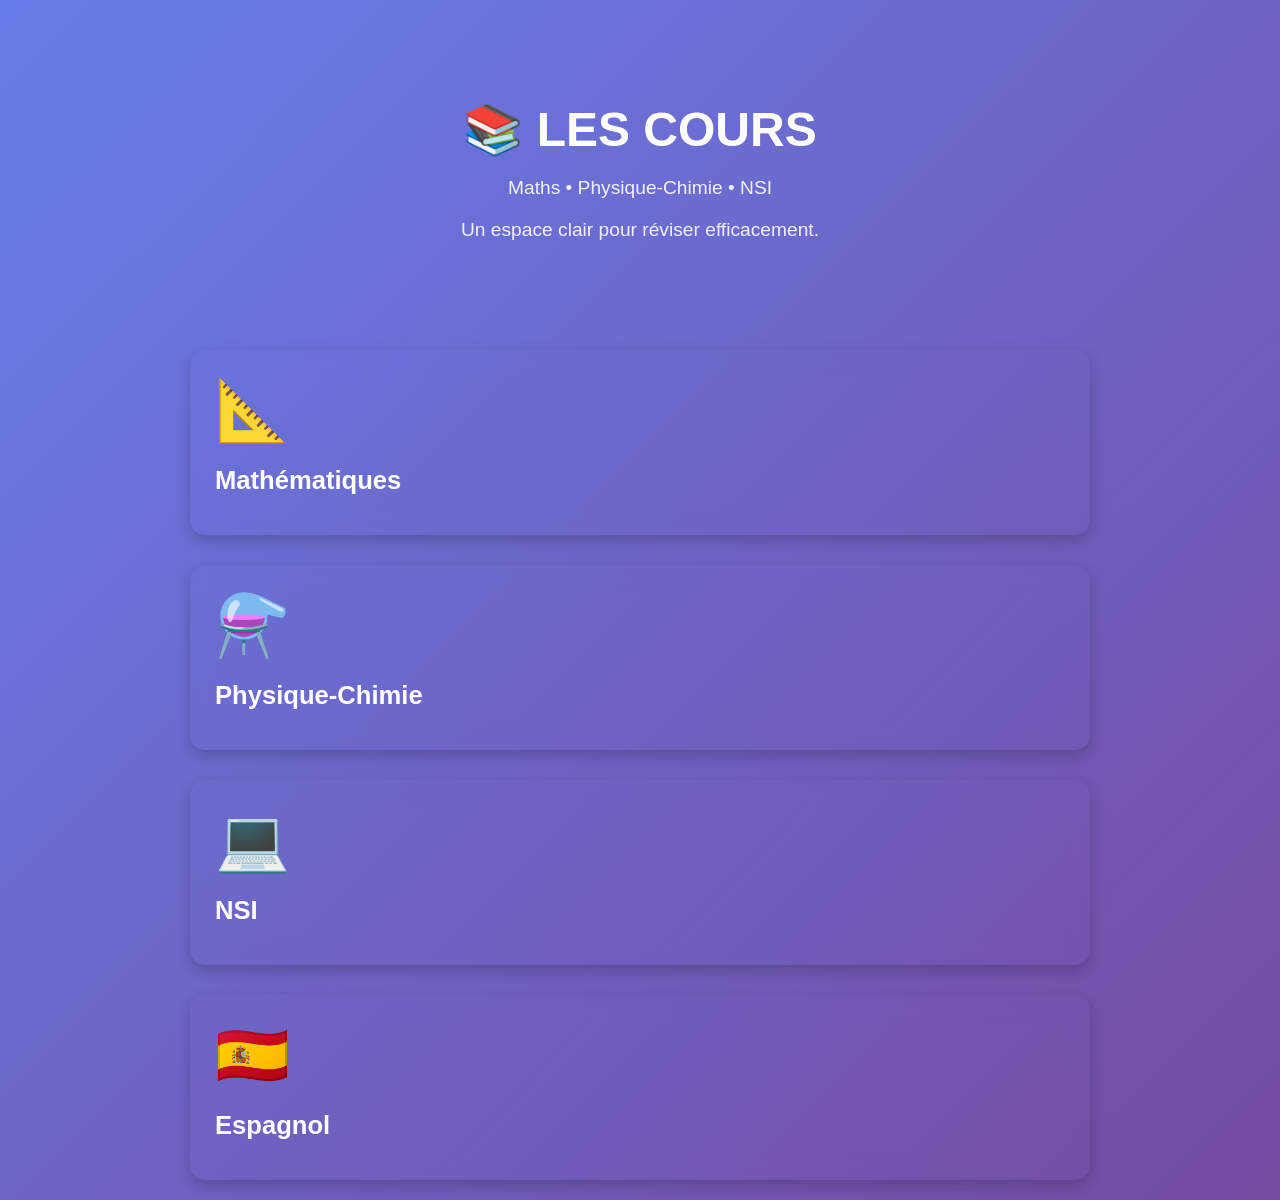
<file: index.html>
<!DOCTYPE html>
<html lang="fr">
<head>
    <meta charset="UTF-8">
    <title>Cours SPE</title>
    <link rel="stylesheet" href="style.css">
</head>
<body>

<header class="hero">
    <h1>📚 LES COURS</h1>
    <p>Maths • Physique-Chimie • NSI</p>
    <p>Un espace clair pour réviser efficacement.</p>

</header>


<main class="matieres">
    <a href="maths.html" class="carte">
        <div class="icone">📐</div>
        <h2>Mathématiques</h2>
    </a>

    <a href="physique.html" class="carte">
        <div class="icone">⚗️</div>
        <h2>Physique-Chimie</h2>
    </a>

    <a href="nsi.html" class="carte">
        <div class="icone">💻</div>
        <h2>NSI</h2>
    </a>

    <a href="espagnol.html" class="carte">
        <div class="icone">🇪🇸</div>
        <h2>Espagnol</h2>
    </a>
</main>

</body>
</html>
</file>
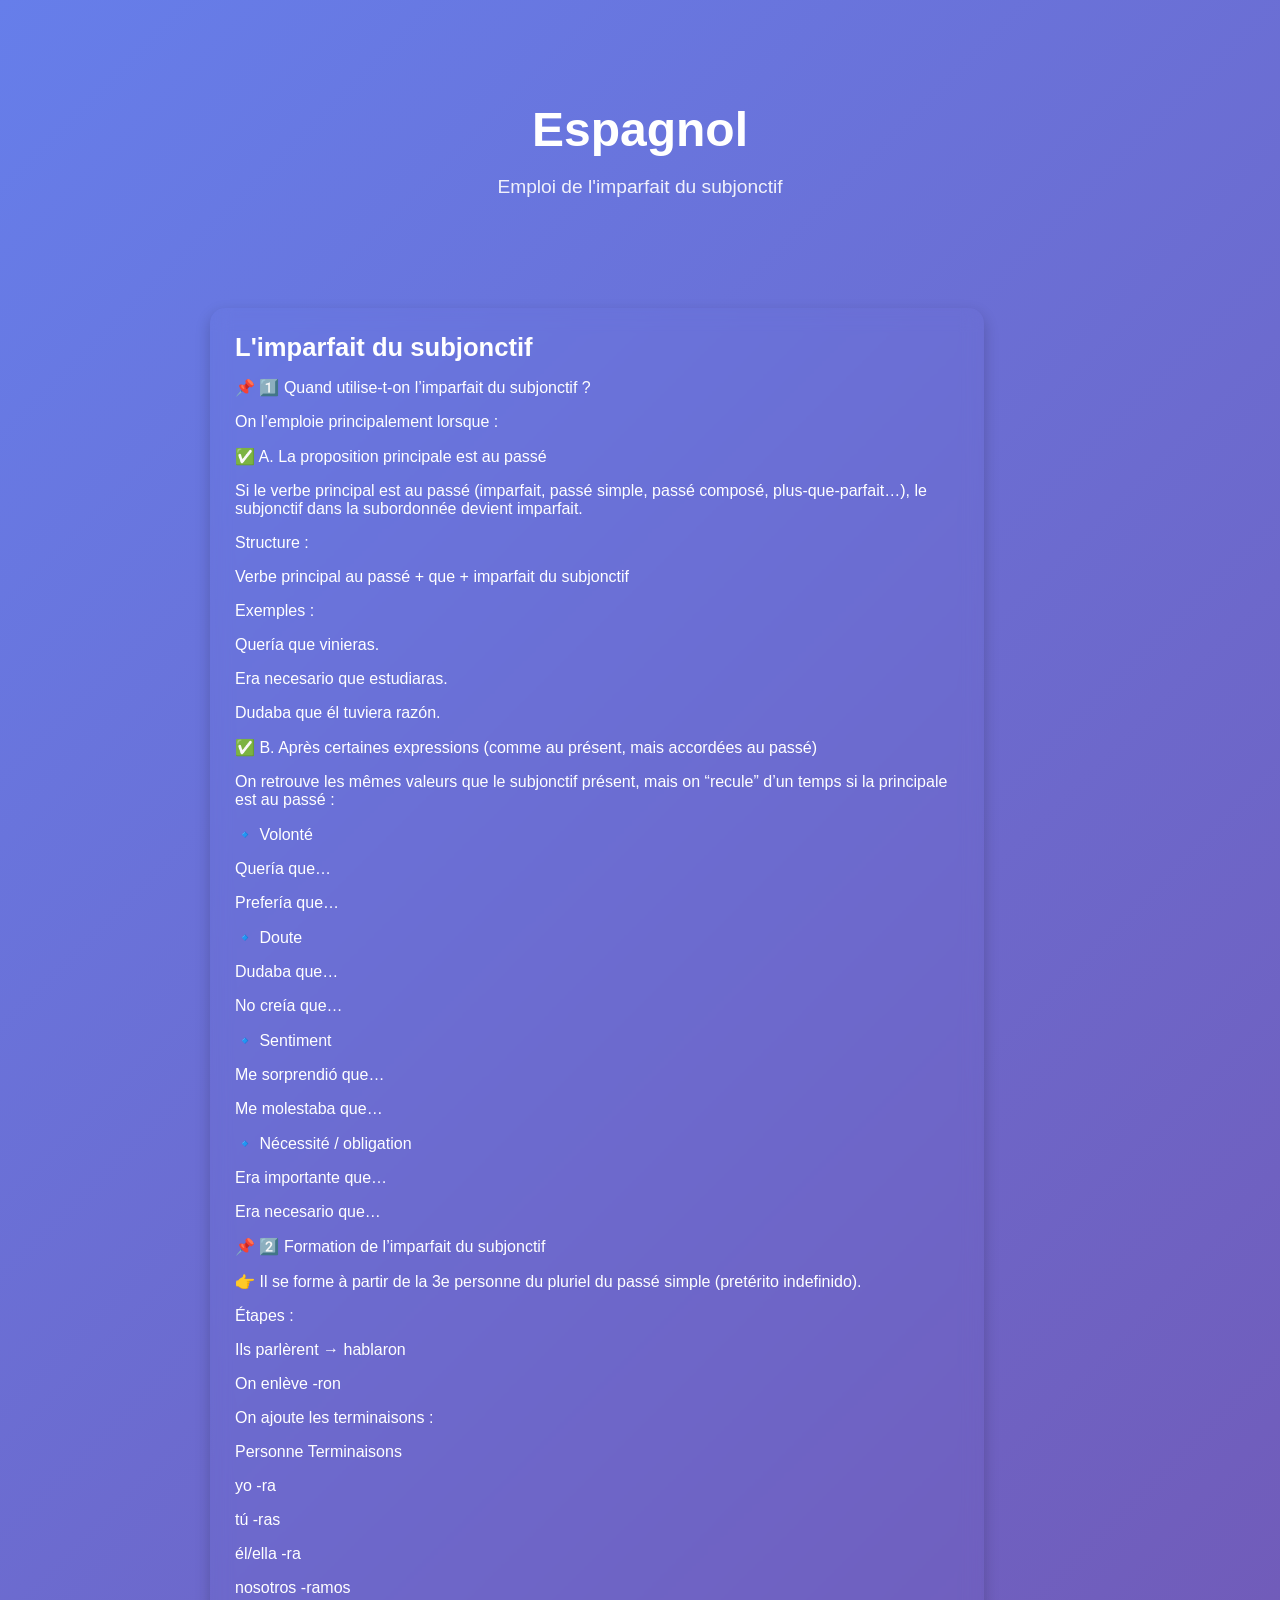
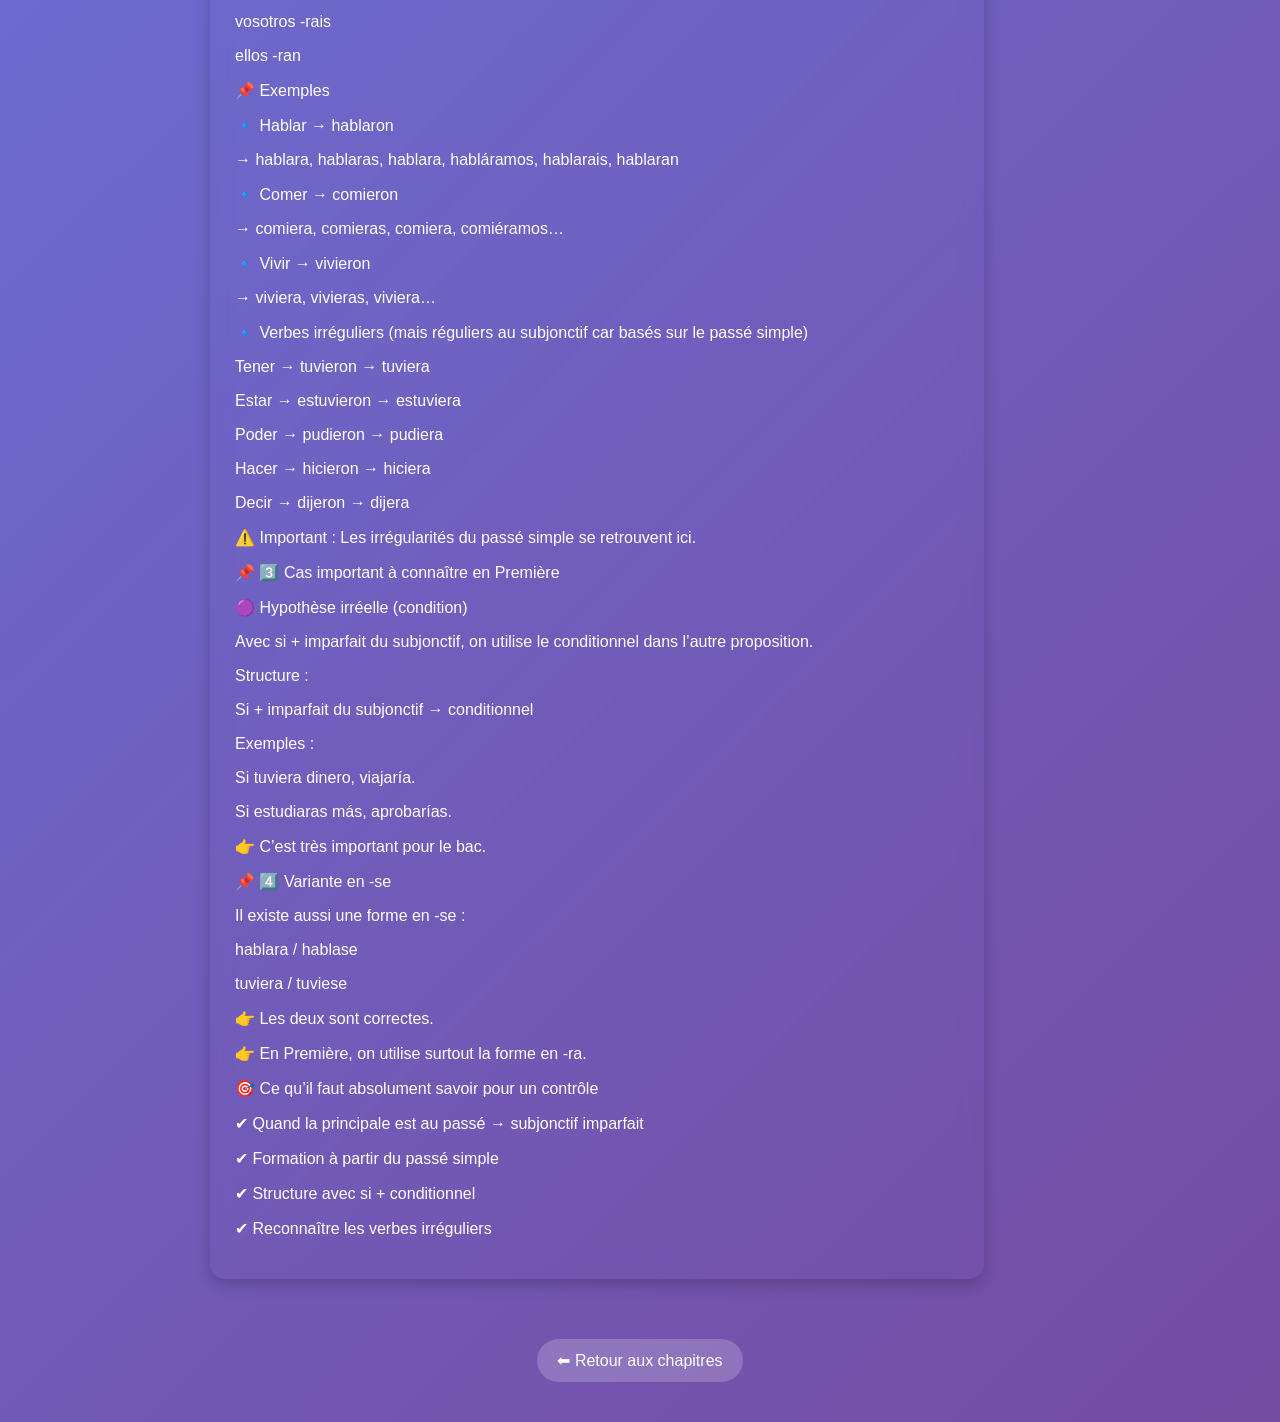
<file: esp-imparfait_du_sub.html>
<!DOCTYPE html>
<html lang="fr">
<head>
    <meta charset="UTF-8">
    <title>Espagnol - emploi de l'imparfait du subjonctif</title>
    <link rel="stylesheet" href="style.css">
</head>
<body>

<header class="hero page-matiere">
    <h1>Espagnol</h1>
    <p>Emploi de l'imparfait du subjonctif</p>
</header>

<main class="contenu">
    <section class="carte">
        <h2>L'imparfait du subjonctif</h2>
        <p>📌 1️⃣ Quand utilise-t-on l’imparfait du subjonctif ?
</p>
<p>
On l’emploie principalement lorsque :
</p>
<p>
✅ A. La proposition principale est au passé
</p>
<p>
Si le verbe principal est au passé (imparfait, passé simple, passé composé, plus-que-parfait…), le subjonctif dans la subordonnée devient imparfait.
</p>
<p>
Structure :
</p>
<p>
Verbe principal au passé + que + imparfait du subjonctif
</p>
<p>
Exemples :
</p>
<p>
Quería que vinieras.
</p>
<p>
Era necesario que estudiaras.
</p>
<p>
Dudaba que él tuviera razón.
</p>
<p>
✅ B. Après certaines expressions (comme au présent, mais accordées au passé)
</p>
<p>
On retrouve les mêmes valeurs que le subjonctif présent, mais on “recule” d’un temps si la principale est au passé :
</p>
<p>
🔹 Volonté
</p>
<p>
Quería que…
</p>
<p>
Prefería que…
</p>
<p>
🔹 Doute
</p>
<p>
Dudaba que…
</p>
<p>
No creía que…
</p>
<p>
🔹 Sentiment
</p>
<p>
Me sorprendió que…
</p>
<p>
Me molestaba que…
</p>
<p>
🔹 Nécessité / obligation
</p>
<p>
Era importante que…
</p>
<p>
Era necesario que…
</p>
<p>
📌 2️⃣ Formation de l’imparfait du subjonctif
</p>
<p>
👉 Il se forme à partir de la 3e personne du pluriel du passé simple (pretérito indefinido).
</p>
<p>
Étapes :
</p>
<p>
Ils parlèrent → hablaron
</p>
<p>
On enlève -ron
</p>
<p>
On ajoute les terminaisons :
</p>
<p>
Personne	Terminaisons
</p>
<p>
yo	-ra
</p>
<p>
tú	-ras
</p>
<p>
él/ella	-ra
</p>
<p>
nosotros	-ramos
</p>
<p>
vosotros	-rais
</p>
<p>
ellos	-ran
</p>
<p>
📌 Exemples
</p>
<p>
🔹 Hablar → hablaron
</p>
<p>
→ hablara, hablaras, hablara, habláramos, hablarais, hablaran
</p>
<p>
🔹 Comer → comieron
</p>
<p>
→ comiera, comieras, comiera, comiéramos…
</p>
<p>
🔹 Vivir → vivieron
</p>
<p>
→ viviera, vivieras, viviera…
</p>
<p>
🔹 Verbes irréguliers (mais réguliers au subjonctif car basés sur le passé simple)
</p>
<p>
Tener → tuvieron → tuviera
</p>
<p>
Estar → estuvieron → estuviera
</p>
<p>
Poder → pudieron → pudiera
</p>
<p>
Hacer → hicieron → hiciera
</p>
<p>
Decir → dijeron → dijera
</p>
<p>
⚠️ Important :
Les irrégularités du passé simple se retrouvent ici.
</p>
<p>
📌 3️⃣ Cas important à connaître en Première
</p>
<p>
🟣 Hypothèse irréelle (condition)
</p>
<p>
Avec si + imparfait du subjonctif, on utilise le conditionnel dans l’autre proposition.
</p>
<p>
Structure :
</p>
<p>
Si + imparfait du subjonctif → conditionnel
</p>
<p>
Exemples :
</p>
<p>
Si tuviera dinero, viajaría.
</p>
<p>
Si estudiaras más, aprobarías.
</p>
<p>
👉 C’est très important pour le bac.
</p>
<p>
📌 4️⃣ Variante en -se
</p>
<p>
Il existe aussi une forme en -se :
</p>
<p>
hablara / hablase
</p>
<p>
tuviera / tuviese
</p>
<p>
👉 Les deux sont correctes.
</p>
<p>
👉 En Première, on utilise surtout la forme en -ra.
</p>
<p>
🎯 Ce qu’il faut absolument savoir pour un contrôle
</p>
<p>
✔ Quand la principale est au passé → subjonctif imparfait
</p>
<p>
✔ Formation à partir du passé simple
</p>
<p>
✔ Structure avec si + conditionnel
</p>
<p>
✔ Reconnaître les verbes irréguliers</p>
    </section>
</main>

<div class="retour">
    <a href="espagnol.html">⬅ Retour aux chapitres</a>
</div>

</body>
</html>
</file>
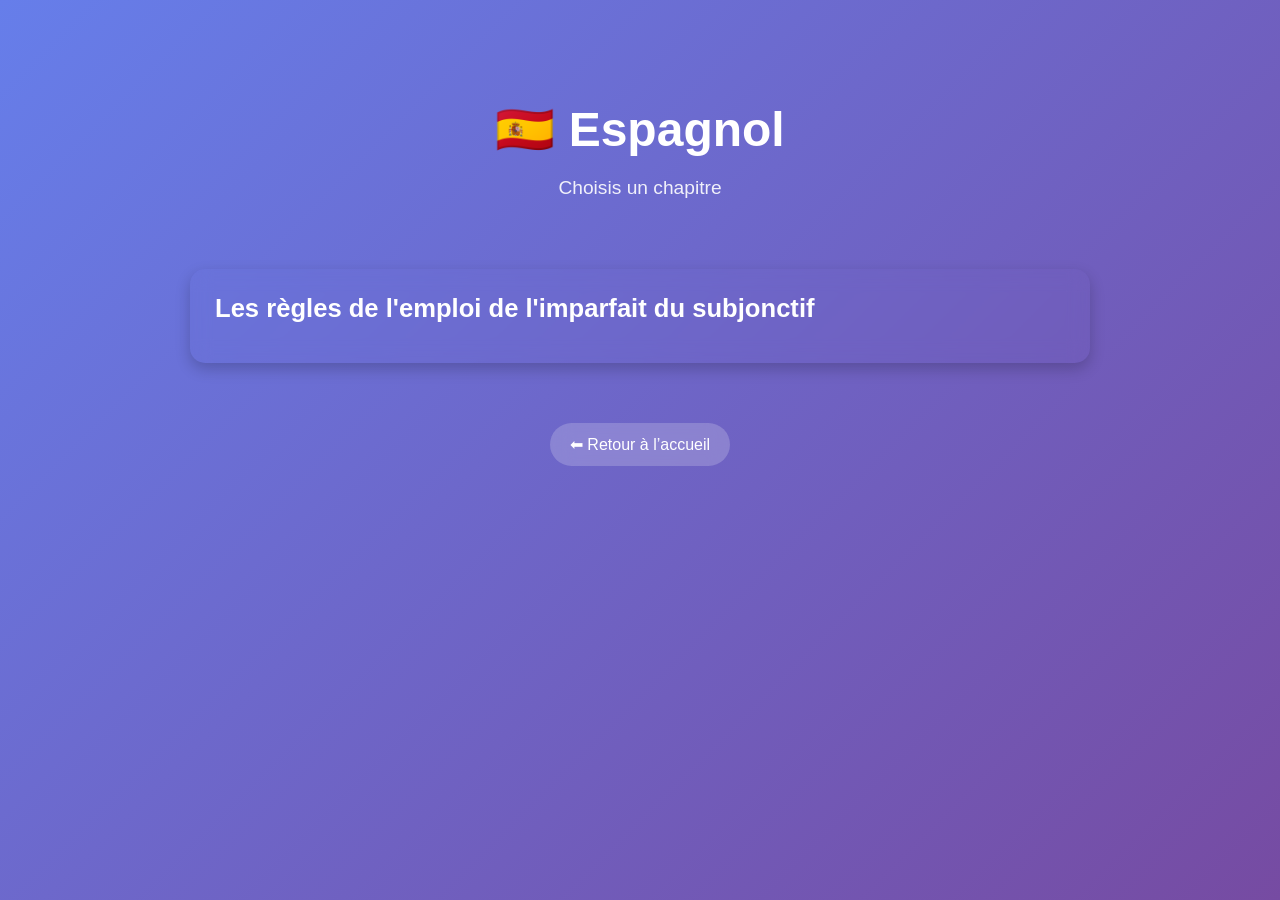
<file: espagnol.html>
<!DOCTYPE html>
<html lang="fr">
<head>
    <meta charset="UTF-8">
    <title>Espagnol</title>
    <link rel="stylesheet" href="style.css">
</head>
<body>

<header class="hero page-matiere">
    <h1>🇪🇸 Espagnol</h1>
    <p>Choisis un chapitre</p>
</header>

<main class="matieres">

    <a href="esp-imparfait_du_sub.html" class="carte">
        <h2>Les règles de l'emploi de l'imparfait du subjonctif</h2>
    </a>
    
</main>

<div class="retour">
    <a href="index.html">⬅ Retour à l’accueil</a>
</div>

</body>
</html>
</file>
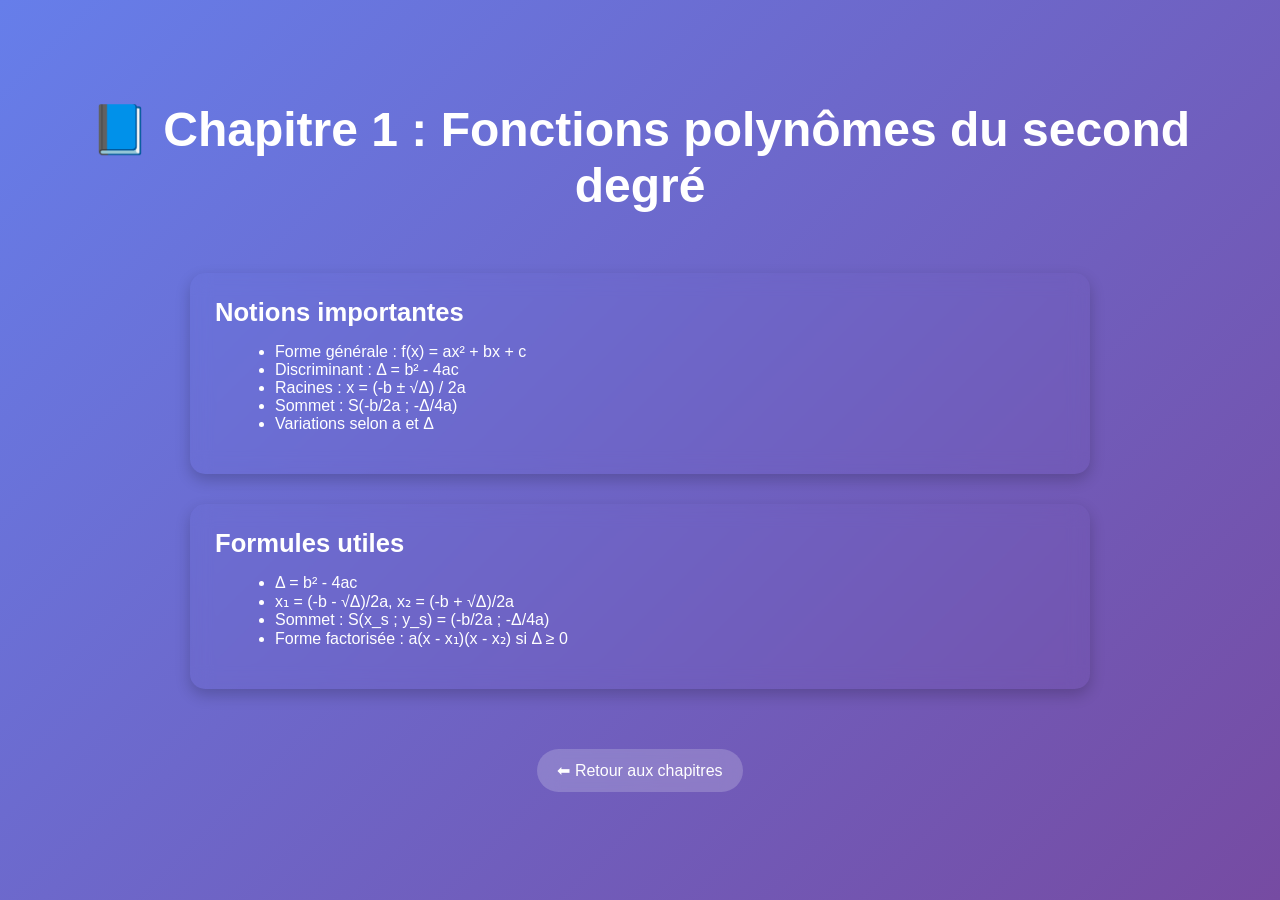
<file: math-ch1.html>
<!DOCTYPE html>
<html lang="fr">
<head>
    <meta charset="UTF-8">
    <title>Maths - Chapitre 1</title>
    <link rel="stylesheet" href="style.css">
    <style>
        main.matieres { display: flex; flex-direction: column; align-items: center; gap: 30px; padding: 20px; }
    .carte { width: 90%; max-width: 900px; padding: 25px; border-radius: 15px; box-shadow: 0 6px 15px rgba(0,0,0,0.2); background-color: transparent; }
    .carte h2 { margin-bottom: 15px; font-size: 1.6em; }
    .carte ul { list-style-type: disc; margin-left: 20px; }
    </style>
</head>
<body>

<header class="hero page-matiere">
    <h1>📘 Chapitre 1 : Fonctions polynômes du second degré</h1>
</header>

<main class="matieres">

    <div class="carte">
        <h2>Notions importantes</h2>
        <ul>
            <li>Forme générale : f(x) = ax² + bx + c</li>
            <li>Discriminant : Δ = b² - 4ac</li>
            <li>Racines : x = (-b ± √Δ) / 2a</li>
            <li>Sommet : S(-b/2a ; -Δ/4a)</li>
            <li>Variations selon a et Δ</li>
        </ul>
    </div>

    <div class="carte">
        <h2>Formules utiles</h2>
        <ul>
            <li>Δ = b² - 4ac</li>
            <li>x₁ = (-b - √Δ)/2a, x₂ = (-b + √Δ)/2a</li>
            <li>Sommet : S(x_s ; y_s) = (-b/2a ; -Δ/4a)</li>
            <li>Forme factorisée : a(x - x₁)(x - x₂) si Δ ≥ 0</li>
        </ul>
    </div>

</main>

<div class="retour">
    <a href="maths.html">⬅ Retour aux chapitres</a>
</div>

</body>
</html>
</file>
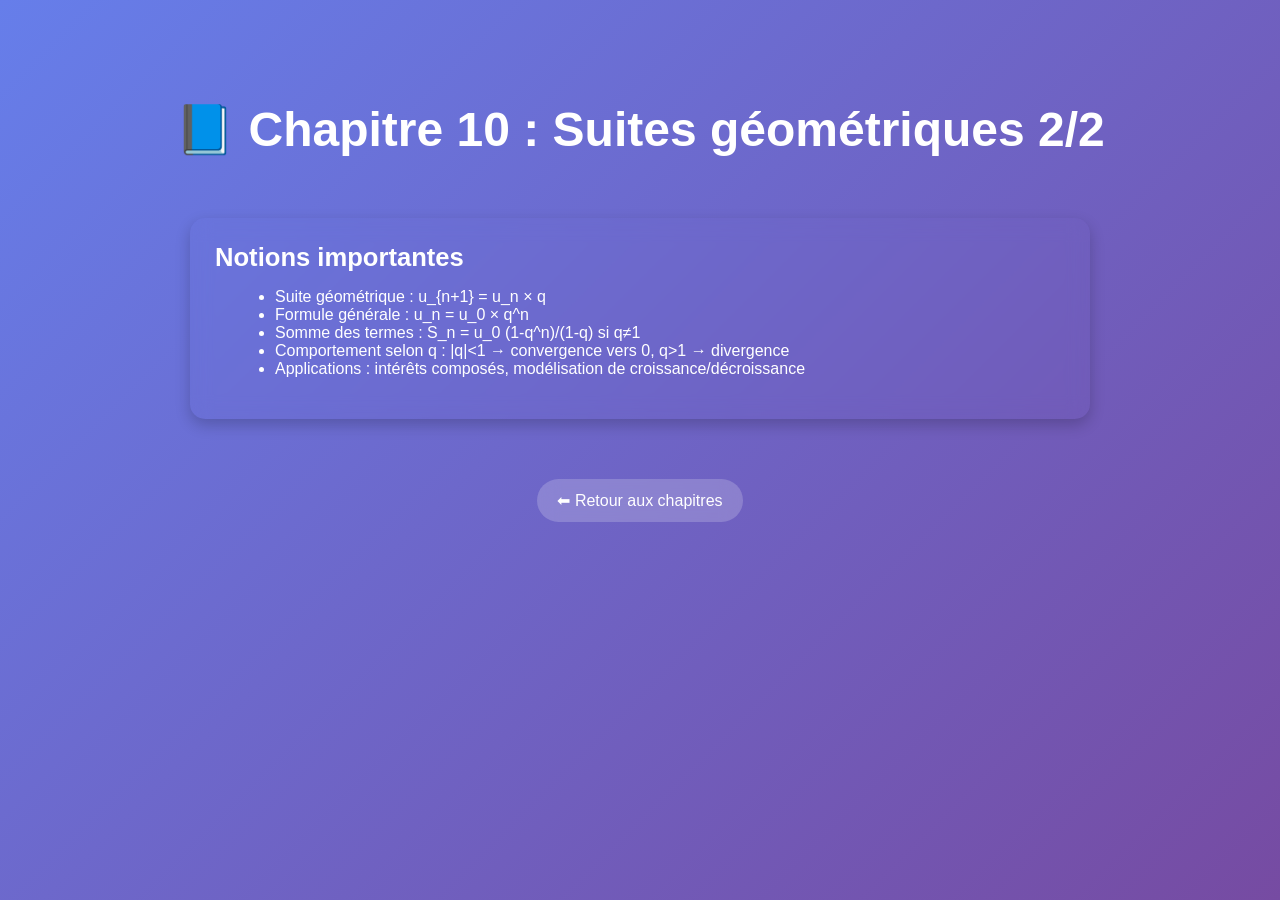
<file: math-ch10.html>
<!DOCTYPE html>
<html lang="fr">
<head>
<meta charset="UTF-8">
<title>Maths - Chapitre 10</title>
<link rel="stylesheet" href="style.css">
<style>
main.matieres { display: flex; flex-direction: column; align-items: center; gap: 30px; padding: 20px; }
.carte { width: 90%; max-width: 900px; padding: 25px; border-radius: 15px; box-shadow: 0 6px 15px rgba(0,0,0,0.2); background-color: transparent; }
.carte h2 { margin-bottom: 15px; font-size: 1.6em; }
.carte ul { list-style-type: disc; margin-left: 20px; }
</style>
</head>
<body>
<header class="hero page-matiere">
<h1>📘 Chapitre 10 : Suites géométriques 2/2</h1>
</header>
<main class="matieres">
<div class="carte">
<h2>Notions importantes</h2>
<ul>
<li>Suite géométrique : u_{n+1} = u_n × q</li>
<li>Formule générale : u_n = u_0 × q^n</li>
<li>Somme des termes : S_n = u_0 (1-q^n)/(1-q) si q≠1</li>
<li>Comportement selon q : |q|<1 → convergence vers 0, q>1 → divergence</li>
<li>Applications : intérêts composés, modélisation de croissance/décroissance</li>
</ul>
</div>
</main>
<div class="retour">
<a href="maths.html">⬅ Retour aux chapitres</a>
</div>
</body>
</html>
</file>
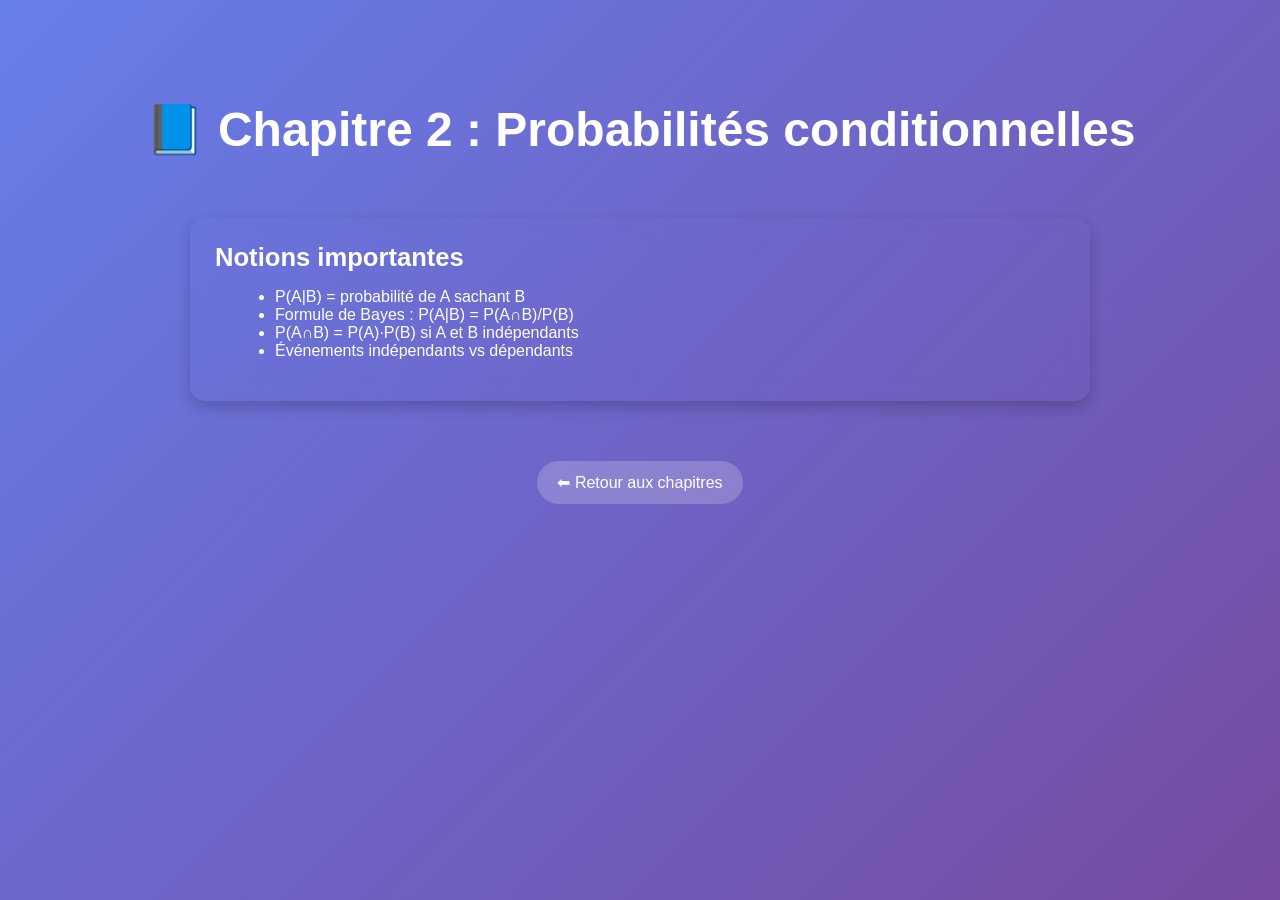
<file: math-ch2.html>
<!DOCTYPE html>
<html lang="fr">
<head>
<meta charset="UTF-8">
<title>Maths - Chapitre 2</title>
<link rel="stylesheet" href="style.css">
<style>
/* mêmes styles de cartes larges que pour math-ch1 */
main.matieres { display: flex; flex-direction: column; align-items: center; gap: 30px; padding: 20px; }
.carte { width: 90%; max-width: 900px; padding: 25px; border-radius: 15px; box-shadow: 0 6px 15px rgba(0,0,0,0.2); background-color: transparent; }
.carte h2 { margin-bottom: 15px; font-size: 1.6em; }
.carte ul { list-style-type: disc; margin-left: 20px; }
</style>
</head>
<body>
<header class="hero page-matiere">
<h1>📘 Chapitre 2 : Probabilités conditionnelles</h1>
</header>
<main class="matieres">
<div class="carte">
<h2>Notions importantes</h2>
<ul>
<li>P(A|B) = probabilité de A sachant B</li>
<li>Formule de Bayes : P(A|B) = P(A∩B)/P(B)</li>
<li>P(A∩B) = P(A)·P(B) si A et B indépendants</li>
<li>Événements indépendants vs dépendants</li>
</ul>
</div>
</main>
<div class="retour">
<a href="maths.html">⬅ Retour aux chapitres</a>
</div>
</body>
</html>
</file>
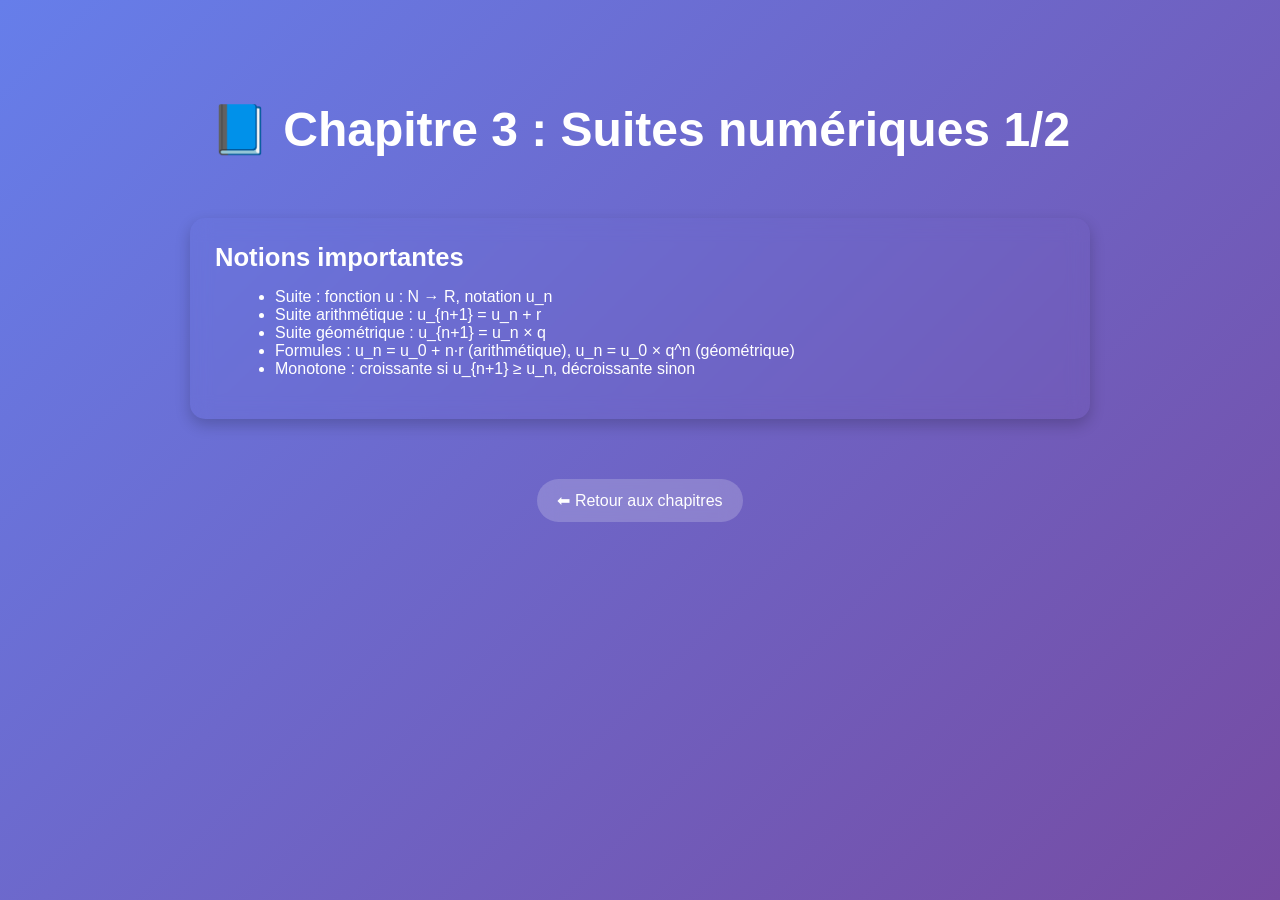
<file: math-ch3.html>
<!DOCTYPE html>
<html lang="fr">
<head>
<meta charset="UTF-8">
<title>Maths - Chapitre 3</title>
<link rel="stylesheet" href="style.css">
<style>
main.matieres { display: flex; flex-direction: column; align-items: center; gap: 30px; padding: 20px; }
.carte { width: 90%; max-width: 900px; padding: 25px; border-radius: 15px; box-shadow: 0 6px 15px rgba(0,0,0,0.2); background-color: transparent; }
.carte h2 { margin-bottom: 15px; font-size: 1.6em; }
.carte ul { list-style-type: disc; margin-left: 20px; }
</style>
</head>
<body>
<header class="hero page-matiere">
<h1>📘 Chapitre 3 : Suites numériques 1/2</h1>
</header>
<main class="matieres">
<div class="carte">
<h2>Notions importantes</h2>
<ul>
<li>Suite : fonction u : N → R, notation u_n</li>
<li>Suite arithmétique : u_{n+1} = u_n + r</li>
<li>Suite géométrique : u_{n+1} = u_n × q</li>
<li>Formules : u_n = u_0 + n·r (arithmétique), u_n = u_0 × q^n (géométrique)</li>
<li>Monotone : croissante si u_{n+1} ≥ u_n, décroissante sinon</li>
</ul>
</div>
</main>
<div class="retour">
<a href="maths.html">⬅ Retour aux chapitres</a>
</div>
</body>
</html>
</file>
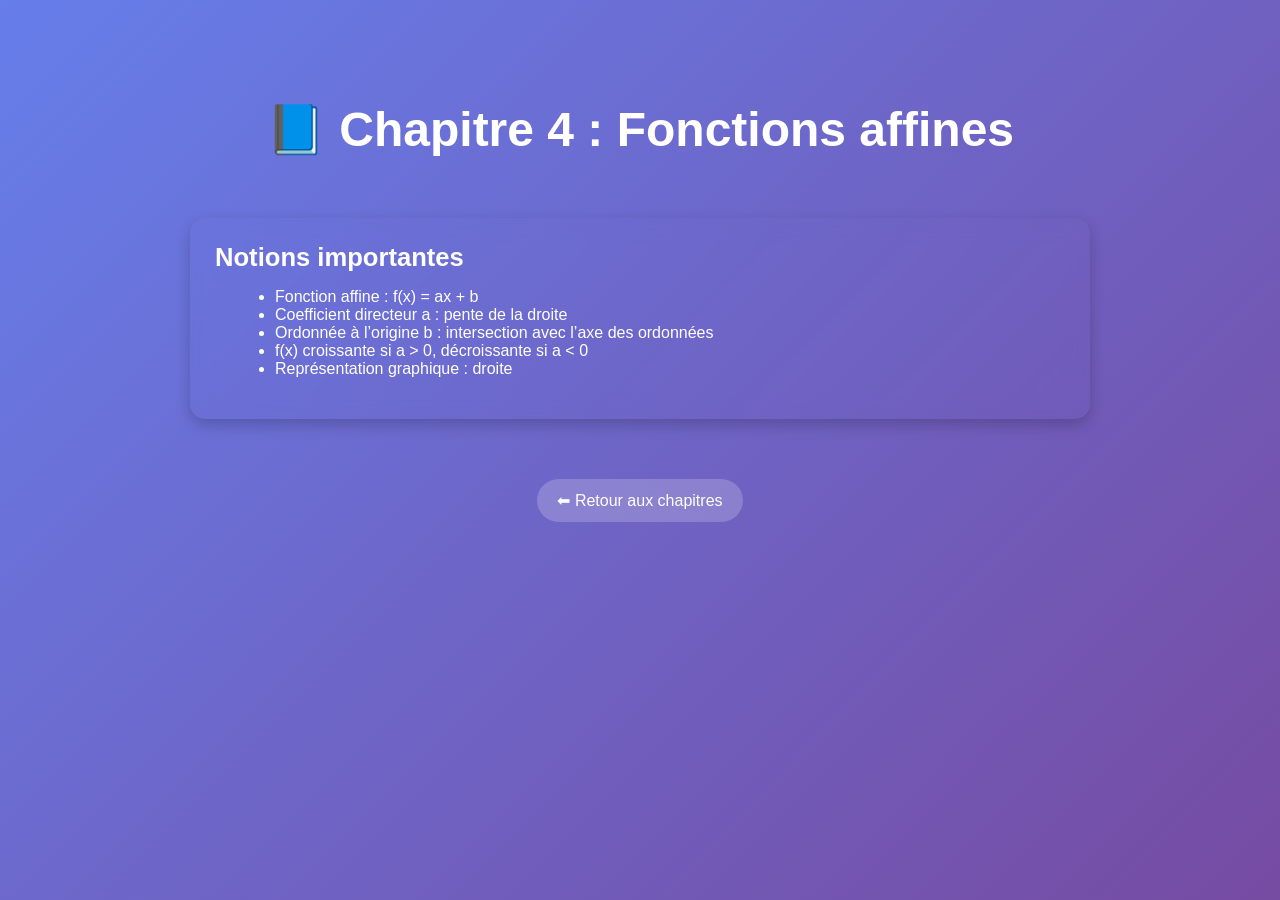
<file: math-ch4.html>
<!DOCTYPE html>
<html lang="fr">
<head>
<meta charset="UTF-8">
<title>Maths - Chapitre 4</title>
<link rel="stylesheet" href="style.css">
<style>
main.matieres { display: flex; flex-direction: column; align-items: center; gap: 30px; padding: 20px; }
.carte { width: 90%; max-width: 900px; padding: 25px; border-radius: 15px; box-shadow: 0 6px 15px rgba(0,0,0,0.2); background-color: transparent; }
.carte h2 { margin-bottom: 15px; font-size: 1.6em; }
.carte ul { list-style-type: disc; margin-left: 20px; }
</style>
</head>
<body>
<header class="hero page-matiere">
<h1>📘 Chapitre 4 : Fonctions affines</h1>
</header>
<main class="matieres">
<div class="carte">
<h2>Notions importantes</h2>
<ul>
<li>Fonction affine : f(x) = ax + b</li>
<li>Coefficient directeur a : pente de la droite</li>
<li>Ordonnée à l’origine b : intersection avec l’axe des ordonnées</li>
<li>f(x) croissante si a > 0, décroissante si a < 0</li>
<li>Représentation graphique : droite</li>
</ul>
</div>
</main>
<div class="retour">
<a href="maths.html">⬅ Retour aux chapitres</a>
</div>
</body>
</html>
</file>
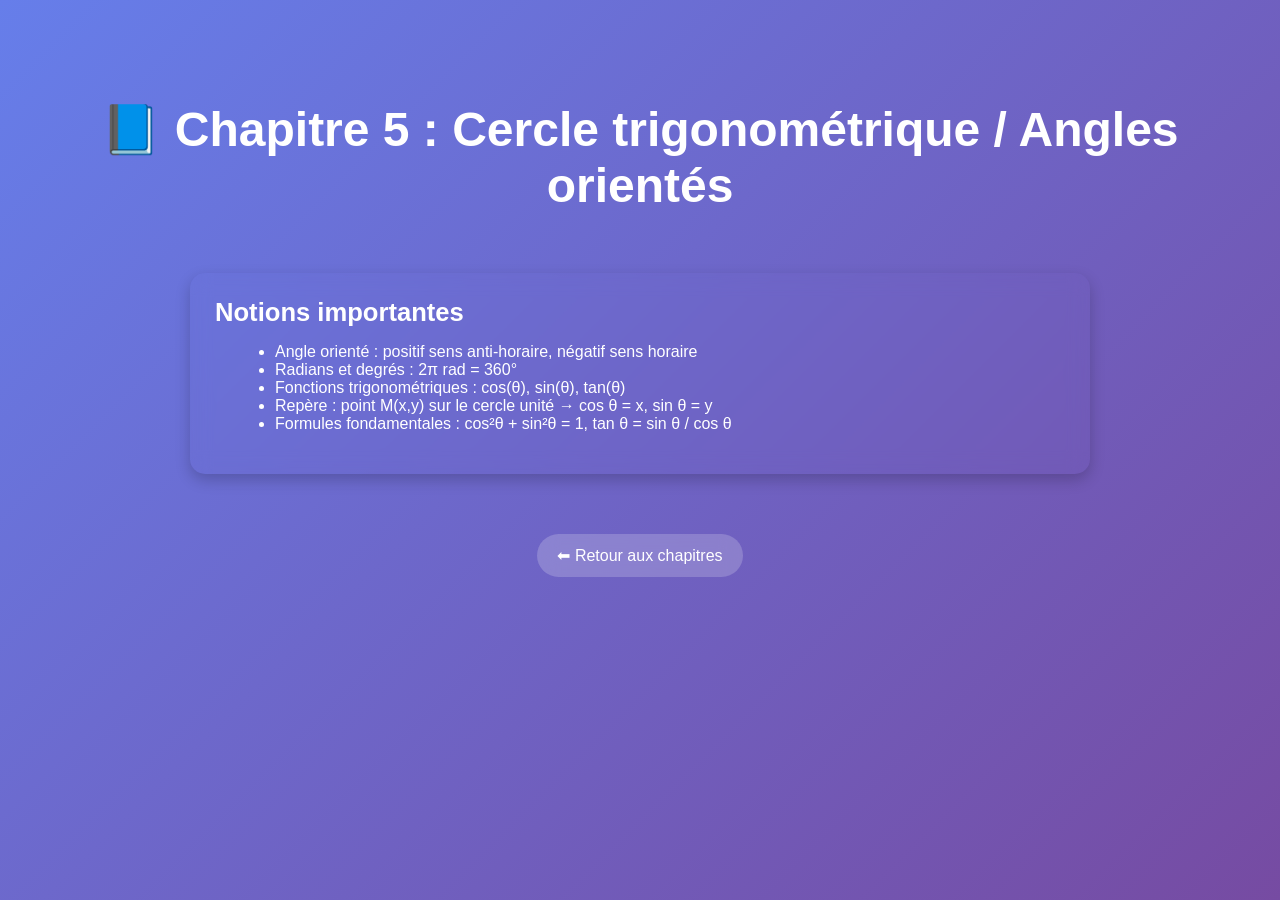
<file: math-ch5.html>
<!DOCTYPE html>
<html lang="fr">
<head>
<meta charset="UTF-8">
<title>Maths - Chapitre 5</title>
<link rel="stylesheet" href="style.css">
<style>
main.matieres { display: flex; flex-direction: column; align-items: center; gap: 30px; padding: 20px; }
.carte { width: 90%; max-width: 900px; padding: 25px; border-radius: 15px; box-shadow: 0 6px 15px rgba(0,0,0,0.2); background-color: transparent; }
.carte h2 { margin-bottom: 15px; font-size: 1.6em; }
.carte ul { list-style-type: disc; margin-left: 20px; }
</style>
</head>
<body>
<header class="hero page-matiere">
<h1>📘 Chapitre 5 : Cercle trigonométrique / Angles orientés</h1>
</header>
<main class="matieres">
<div class="carte">
<h2>Notions importantes</h2>
<ul>
<li>Angle orienté : positif sens anti-horaire, négatif sens horaire</li>
<li>Radians et degrés : 2π rad = 360°</li>
<li>Fonctions trigonométriques : cos(θ), sin(θ), tan(θ)</li>
<li>Repère : point M(x,y) sur le cercle unité → cos θ = x, sin θ = y</li>
<li>Formules fondamentales : cos²θ + sin²θ = 1, tan θ = sin θ / cos θ</li>
</ul>
</div>
</main>
<div class="retour">
<a href="maths.html">⬅ Retour aux chapitres</a>
</div>
</body>
</html>
</file>
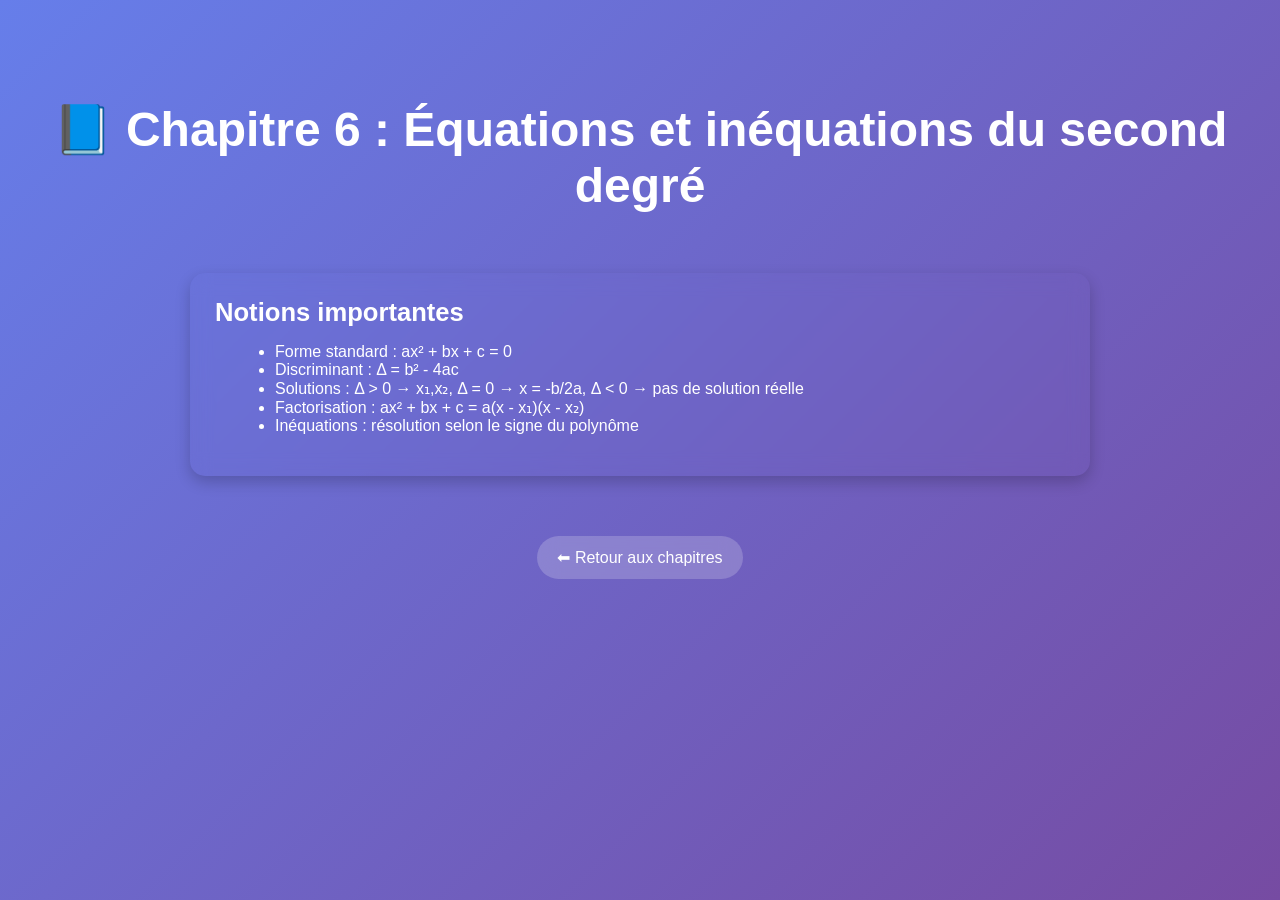
<file: math-ch6.html>
<!DOCTYPE html>
<html lang="fr">
<head>
<meta charset="UTF-8">
<title>Maths - Chapitre 6</title>
<link rel="stylesheet" href="style.css">
<style>
main.matieres { display: flex; flex-direction: column; align-items: center; gap: 30px; padding: 20px; }
.carte { width: 90%; max-width: 900px; padding: 25px; border-radius: 15px; box-shadow: 0 6px 15px rgba(0,0,0,0.2); background-color: transparent; }
.carte h2 { margin-bottom: 15px; font-size: 1.6em; }
.carte ul { list-style-type: disc; margin-left: 20px; }
</style>
</head>
<body>
<header class="hero page-matiere">
<h1>📘 Chapitre 6 : Équations et inéquations du second degré</h1>
</header>
<main class="matieres">
<div class="carte">
<h2>Notions importantes</h2>
<ul>
<li>Forme standard : ax² + bx + c = 0</li>
<li>Discriminant : Δ = b² - 4ac</li>
<li>Solutions : Δ > 0 → x₁,x₂, Δ = 0 → x = -b/2a, Δ < 0 → pas de solution réelle</li>
<li>Factorisation : ax² + bx + c = a(x - x₁)(x - x₂)</li>
<li>Inéquations : résolution selon le signe du polynôme</li>
</ul>
</div>
</main>
<div class="retour">
<a href="maths.html">⬅ Retour aux chapitres</a>
</div>
</body>
</html>
</file>
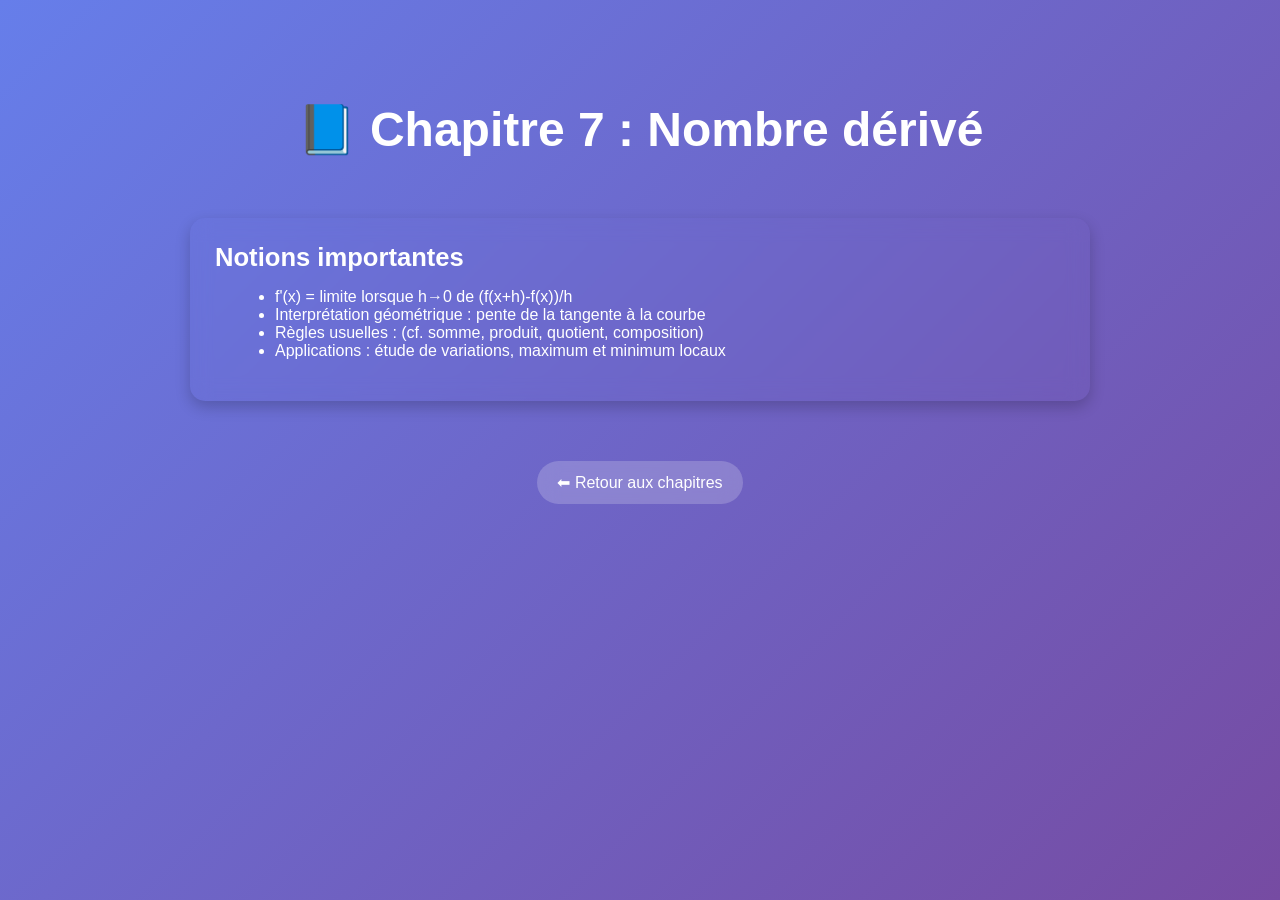
<file: math-ch7.html>
<!DOCTYPE html>
<html lang="fr">
<head>
<meta charset="UTF-8">
<title>Maths - Chapitre 7</title>
<link rel="stylesheet" href="style.css">
<style>
main.matieres { display: flex; flex-direction: column; align-items: center; gap: 30px; padding: 20px; }
.carte { width: 90%; max-width: 900px; padding: 25px; border-radius: 15px; box-shadow: 0 6px 15px rgba(0,0,0,0.2); background-color: transparent; }
.carte h2 { margin-bottom: 15px; font-size: 1.6em; }
.carte ul { list-style-type: disc; margin-left: 20px; }
</style>
</head>
<body>
<header class="hero page-matiere">
<h1>📘 Chapitre 7 : Nombre dérivé</h1>
</header>
<main class="matieres">
<div class="carte">
<h2>Notions importantes</h2>
<ul>
<li>f'(x) = limite lorsque h→0 de (f(x+h)-f(x))/h</li>
<li>Interprétation géométrique : pente de la tangente à la courbe</li>
<li>Règles usuelles : (cf. somme, produit, quotient, composition)</li>
<li>Applications : étude de variations, maximum et minimum locaux</li>
</ul>
</div>
</main>
<div class="retour">
<a href="maths.html">⬅ Retour aux chapitres</a>
</div>
</body>
</html>
</file>
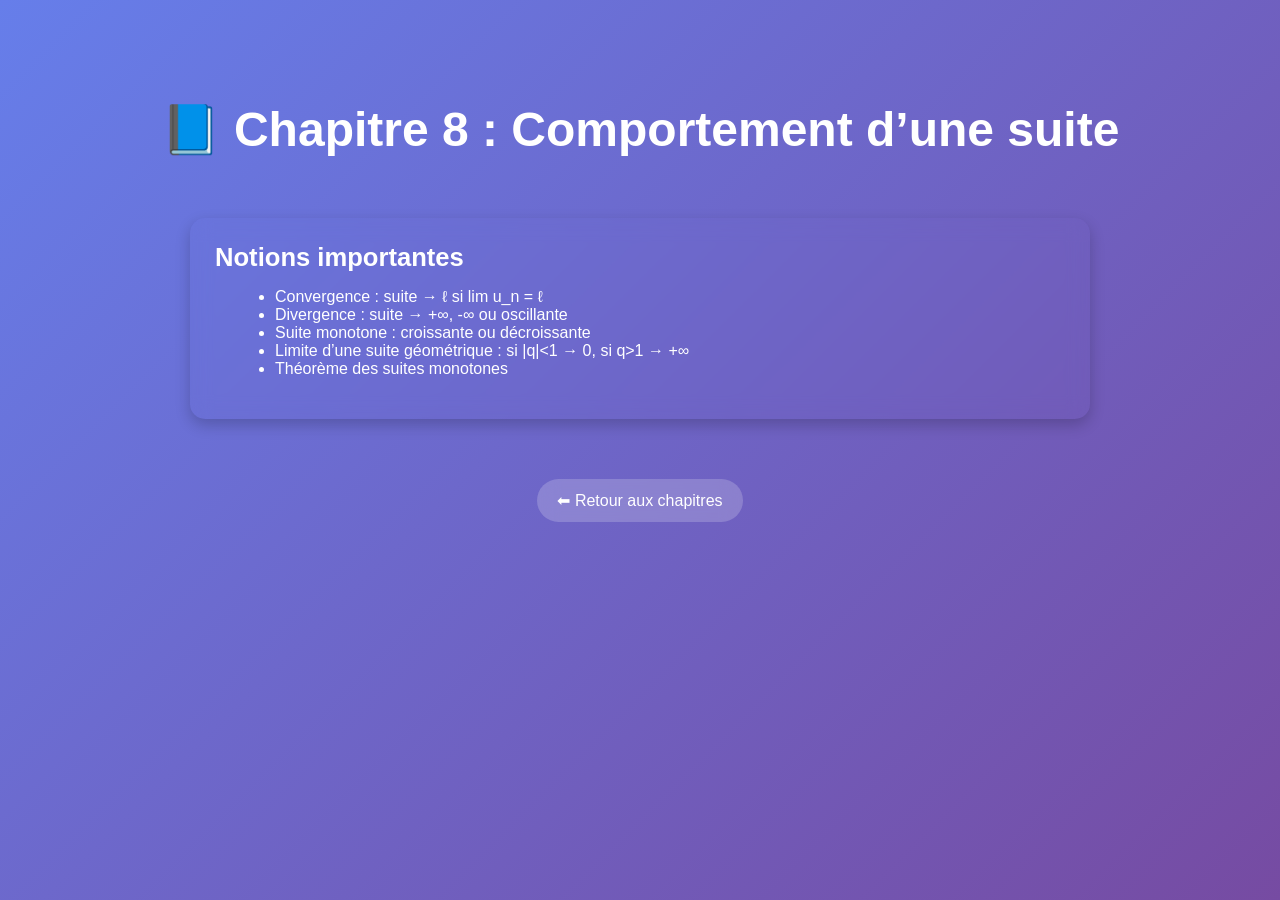
<file: math-ch8.html>
<!DOCTYPE html>
<html lang="fr">
<head>
<meta charset="UTF-8">
<title>Maths - Chapitre 8</title>
<link rel="stylesheet" href="style.css">
<style>
main.matieres { display: flex; flex-direction: column; align-items: center; gap: 30px; padding: 20px; }
.carte { width: 90%; max-width: 900px; padding: 25px; border-radius: 15px; box-shadow: 0 6px 15px rgba(0,0,0,0.2); background-color: transparent; }
.carte h2 { margin-bottom: 15px; font-size: 1.6em; }
.carte ul { list-style-type: disc; margin-left: 20px; }
</style>
</head>
<body>
<header class="hero page-matiere">
<h1>📘 Chapitre 8 : Comportement d’une suite</h1>
</header>
<main class="matieres">
<div class="carte">
<h2>Notions importantes</h2>
<ul>
<li>Convergence : suite → ℓ si lim u_n = ℓ</li>
<li>Divergence : suite → +∞, -∞ ou oscillante</li>
<li>Suite monotone : croissante ou décroissante</li>
<li>Limite d’une suite géométrique : si |q|<1 → 0, si q>1 → +∞</li>
<li>Théorème des suites monotones</li>
</ul>
</div>
</main>
<div class="retour">
<a href="maths.html">⬅ Retour aux chapitres</a>
</div>
</body>
</html>
</file>
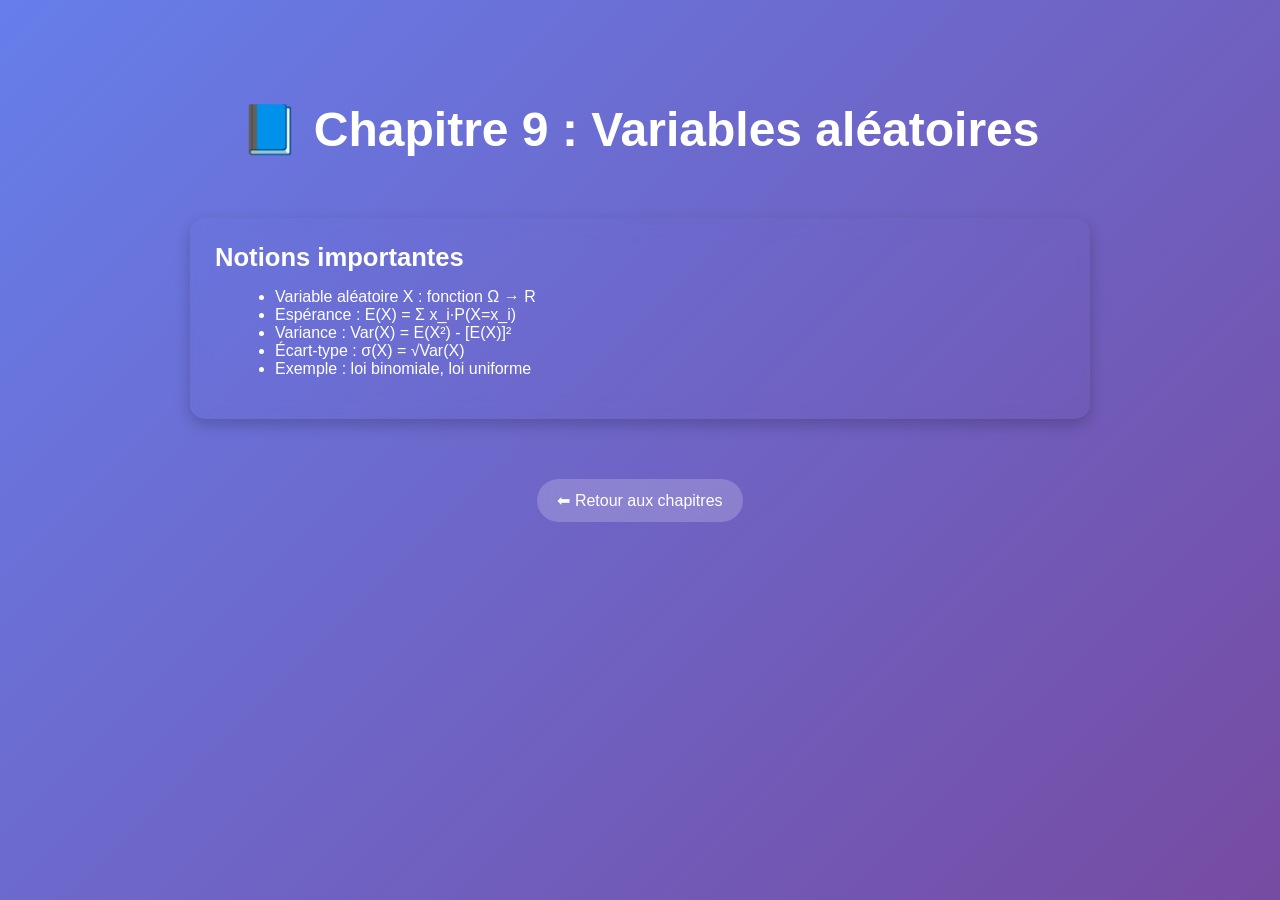
<file: math-ch9.html>
<!DOCTYPE html>
<html lang="fr">
<head>
<meta charset="UTF-8">
<title>Maths - Chapitre 9</title>
<link rel="stylesheet" href="style.css">
<style>
main.matieres { display: flex; flex-direction: column; align-items: center; gap: 30px; padding: 20px; }
.carte { width: 90%; max-width: 900px; padding: 25px; border-radius: 15px; box-shadow: 0 6px 15px rgba(0,0,0,0.2); background-color: transparent; }
.carte h2 { margin-bottom: 15px; font-size: 1.6em; }
.carte ul { list-style-type: disc; margin-left: 20px; }
</style>
</head>
<body>
<header class="hero page-matiere">
<h1>📘 Chapitre 9 : Variables aléatoires</h1>
</header>
<main class="matieres">
<div class="carte">
<h2>Notions importantes</h2>
<ul>
<li>Variable aléatoire X : fonction Ω → R</li>
<li>Espérance : E(X) = Σ x_i·P(X=x_i)</li>
<li>Variance : Var(X) = E(X²) - [E(X)]²</li>
<li>Écart-type : σ(X) = √Var(X)</li>
<li>Exemple : loi binomiale, loi uniforme</li>
</ul>
</div>
</main>
<div class="retour">
<a href="maths.html">⬅ Retour aux chapitres</a>
</div>
</body>
</html>
</file>
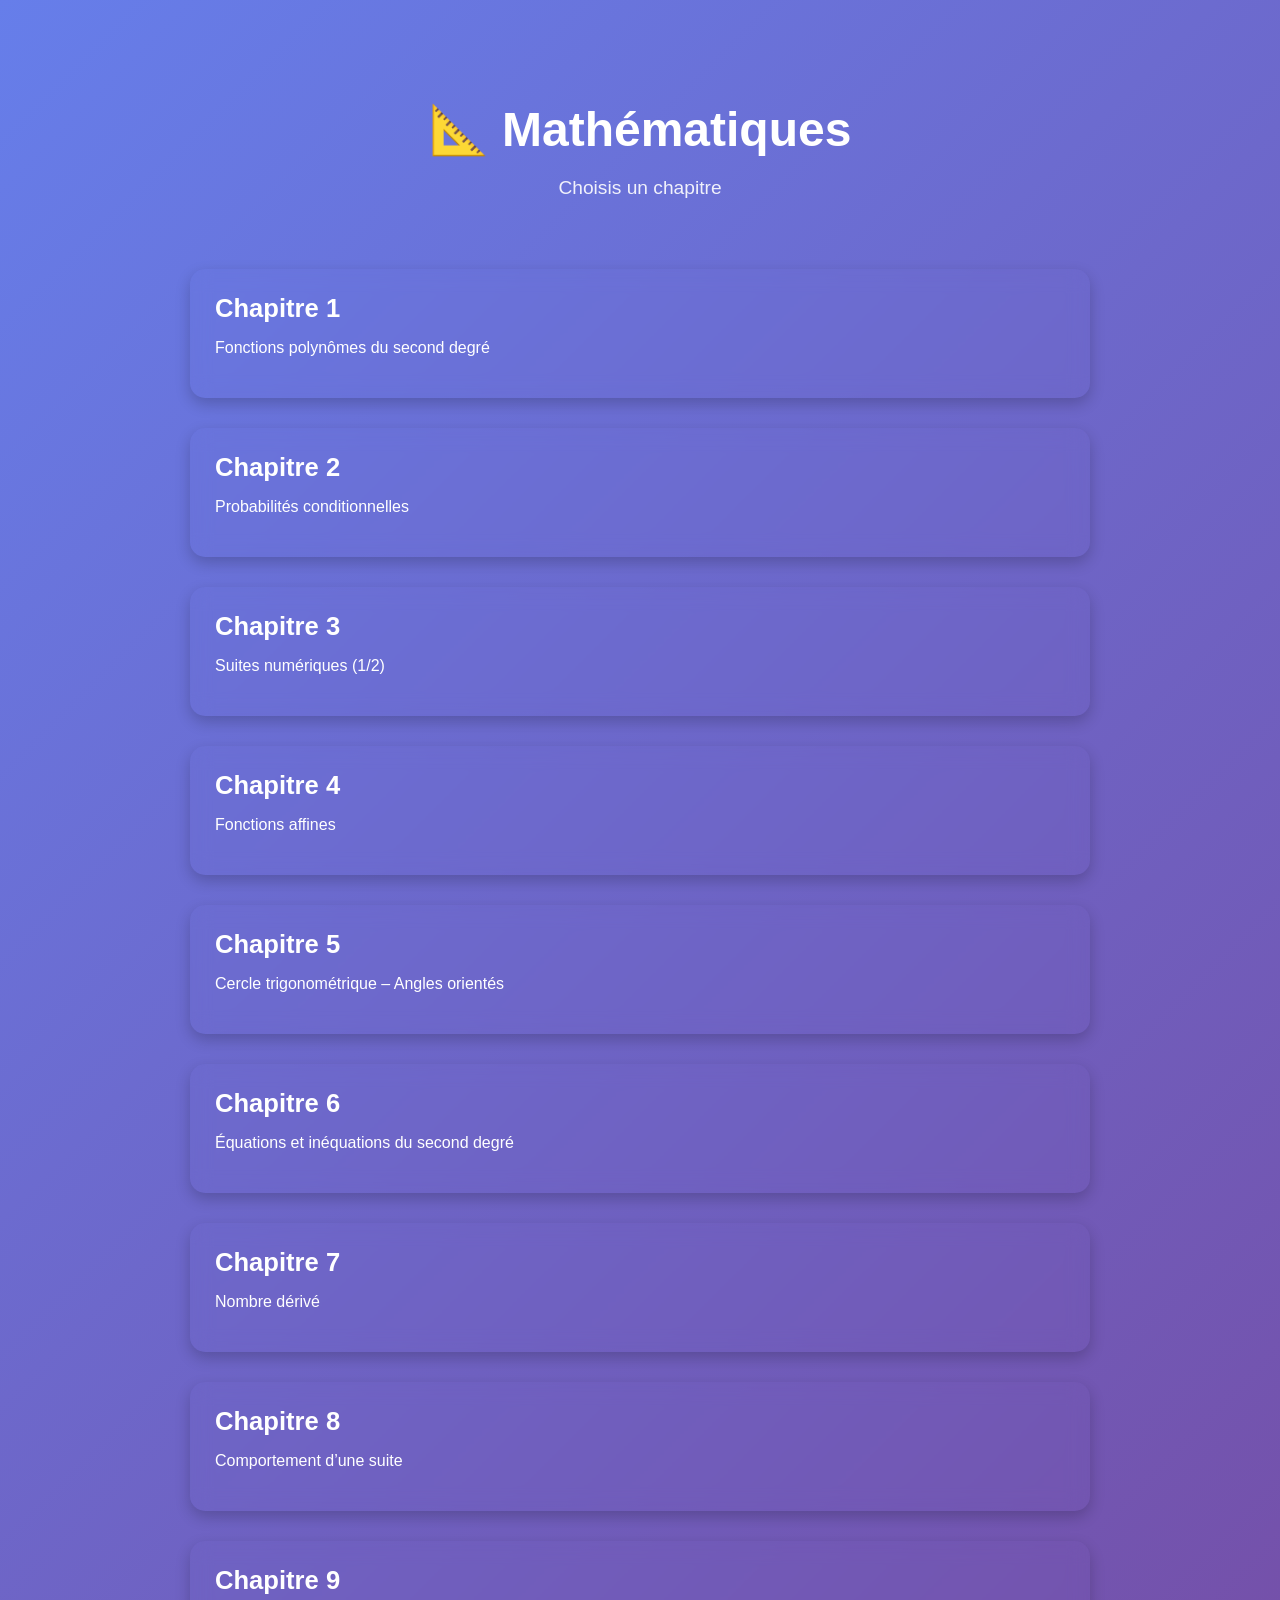
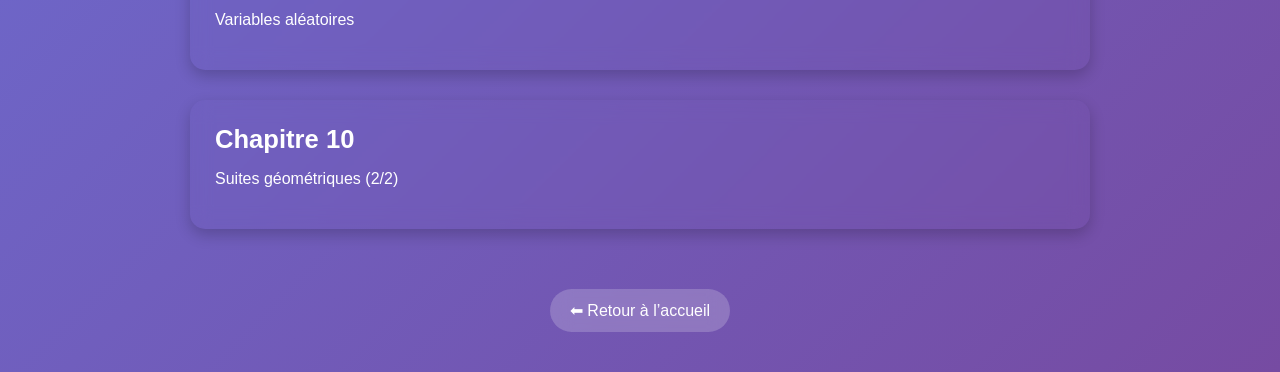
<file: maths.html>
<!DOCTYPE html>
<html lang="fr">
<head>
    <meta charset="UTF-8">
    <title>Mathématiques</title>
    <link rel="stylesheet" href="style.css">
</head>
<body>

<header class="hero page-matiere">
    <h1>📐 Mathématiques</h1>
    <p>Choisis un chapitre</p>
</header>

<main class="matieres">

    <a href="math-ch1.html" class="carte">
        <h2>Chapitre 1</h2>
        <p>Fonctions polynômes du second degré</p>
    </a>

    <a href="math-ch2.html" class="carte">
        <h2>Chapitre 2</h2>
        <p>Probabilités conditionnelles</p>
    </a>

    <a href="math-ch3.html" class="carte">
        <h2>Chapitre 3</h2>
        <p>Suites numériques (1/2)</p>
    </a>

    <a href="math-ch4.html" class="carte">
        <h2>Chapitre 4</h2>
        <p>Fonctions affines</p>
    </a>

    <a href="math-ch5.html" class="carte">
        <h2>Chapitre 5</h2>
        <p>Cercle trigonométrique – Angles orientés</p>
    </a>

    <a href="math-ch6.html" class="carte">
        <h2>Chapitre 6</h2>
        <p>Équations et inéquations du second degré</p>
    </a>

    <a href="math-ch7.html" class="carte">
        <h2>Chapitre 7</h2>
        <p>Nombre dérivé</p>
    </a>

    <a href="math-ch8.html" class="carte">
        <h2>Chapitre 8</h2>
        <p>Comportement d’une suite</p>
    </a>

    <a href="math-ch9.html" class="carte">
        <h2>Chapitre 9</h2>
        <p>Variables aléatoires</p>
    </a>

    <a href="math-ch10.html" class="carte">
        <h2>Chapitre 10</h2>
        <p>Suites géométriques (2/2)</p>
    </a>

</main>

<div class="retour">
    <a href="index.html">⬅ Retour à l’accueil</a>
</div>

</body>
</html>
</file>
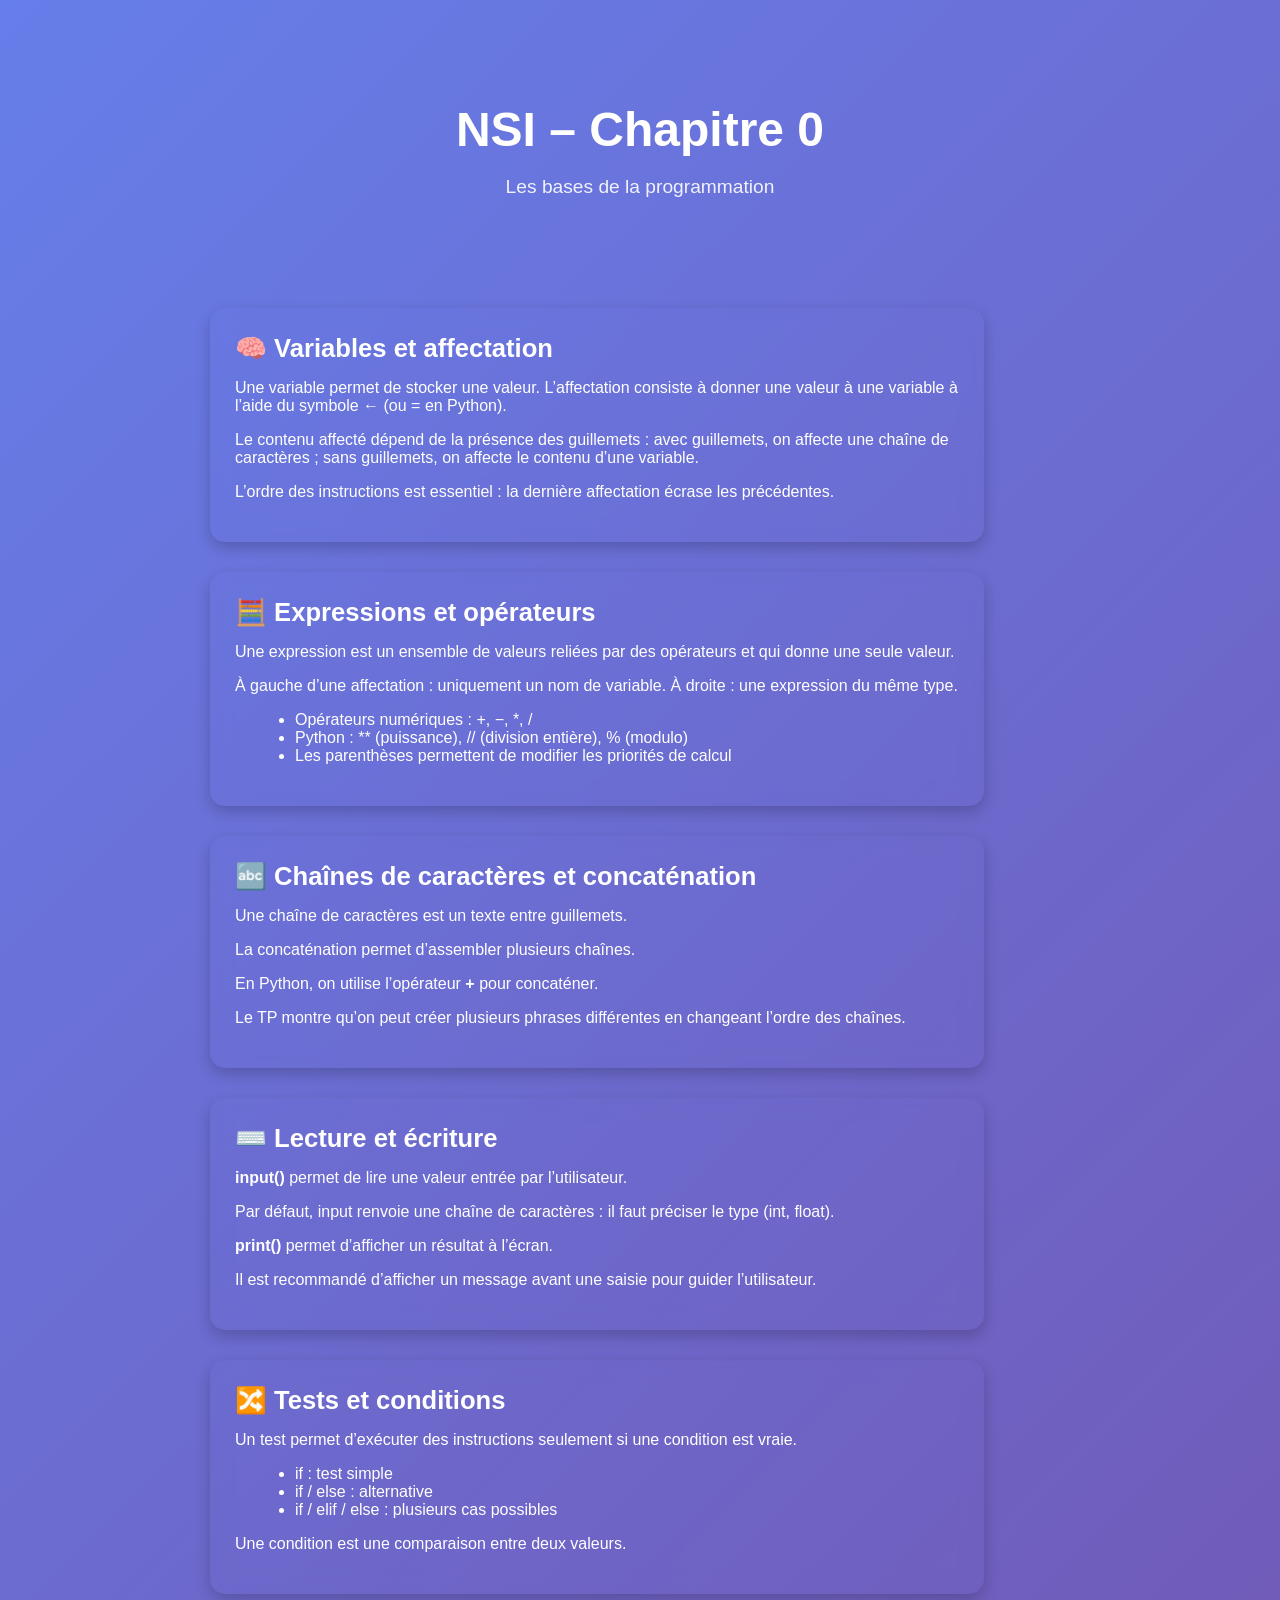
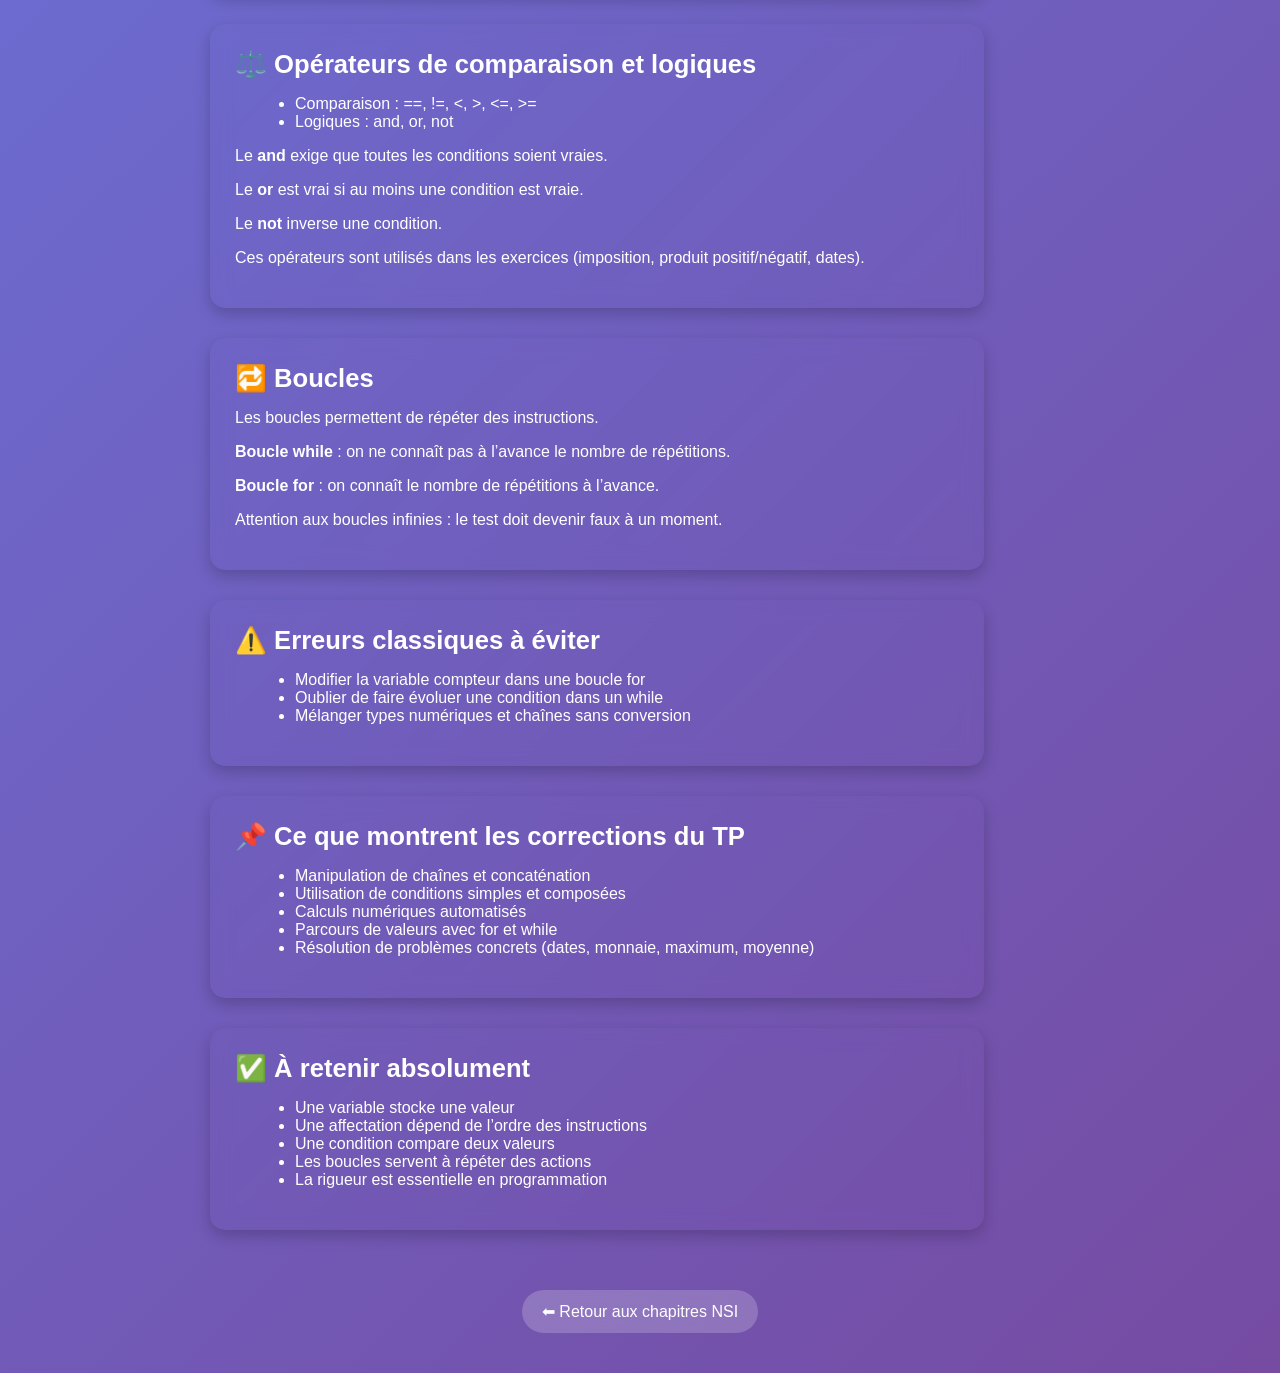
<file: nsi-ch0.html>
<!DOCTYPE html>
<html lang="fr">
<head>
    <meta charset="UTF-8">
    <title>NSI – Chapitre 0</title>
    <link rel="stylesheet" href="style.css">
</head>
<body>

<header class="hero page-matiere">
    <h1>NSI – Chapitre 0</h1>
    <p>Les bases de la programmation</p>
</header>

<main class="contenu">

    <section class="carte">
        <h2>🧠 Variables et affectation</h2>
        <p>Une variable permet de stocker une valeur. L’affectation consiste à donner une valeur à une variable à l’aide du symbole ← (ou = en Python).</p>
        <p>Le contenu affecté dépend de la présence des guillemets : avec guillemets, on affecte une chaîne de caractères ; sans guillemets, on affecte le contenu d’une variable.</p>
        <p>L’ordre des instructions est essentiel : la dernière affectation écrase les précédentes.</p>
    </section>

    <section class="carte">
        <h2>🧮 Expressions et opérateurs</h2>
        <p>Une expression est un ensemble de valeurs reliées par des opérateurs et qui donne une seule valeur.</p>
        <p>À gauche d’une affectation : uniquement un nom de variable. À droite : une expression du même type.</p>
        <ul>
            <li>Opérateurs numériques : +, −, *, /</li>
            <li>Python : ** (puissance), // (division entière), % (modulo)</li>
            <li>Les parenthèses permettent de modifier les priorités de calcul</li>
        </ul>
    </section>

    <section class="carte">
        <h2>🔤 Chaînes de caractères et concaténation</h2>
        <p>Une chaîne de caractères est un texte entre guillemets.</p>
        <p>La concaténation permet d’assembler plusieurs chaînes.</p>
        <p>En Python, on utilise l’opérateur <strong>+</strong> pour concaténer.</p>
        <p>Le TP montre qu’on peut créer plusieurs phrases différentes en changeant l’ordre des chaînes.</p>
    </section>

    <section class="carte">
        <h2>⌨️ Lecture et écriture</h2>
        <p><strong>input()</strong> permet de lire une valeur entrée par l’utilisateur.</p>
        <p>Par défaut, input renvoie une chaîne de caractères : il faut préciser le type (int, float).</p>
        <p><strong>print()</strong> permet d’afficher un résultat à l’écran.</p>
        <p>Il est recommandé d’afficher un message avant une saisie pour guider l’utilisateur.</p>
    </section>

    <section class="carte">
        <h2>🔀 Tests et conditions</h2>
        <p>Un test permet d’exécuter des instructions seulement si une condition est vraie.</p>
        <ul>
            <li>if : test simple</li>
            <li>if / else : alternative</li>
            <li>if / elif / else : plusieurs cas possibles</li>
        </ul>
        <p>Une condition est une comparaison entre deux valeurs.</p>
    </section>

    <section class="carte">
        <h2>⚖️ Opérateurs de comparaison et logiques</h2>
        <ul>
            <li>Comparaison : ==, !=, &lt;, &gt;, &lt;=, &gt;=</li>
            <li>Logiques : and, or, not</li>
        </ul>
        <p>Le <strong>and</strong> exige que toutes les conditions soient vraies.</p>
        <p>Le <strong>or</strong> est vrai si au moins une condition est vraie.</p>
        <p>Le <strong>not</strong> inverse une condition.</p>
        <p>Ces opérateurs sont utilisés dans les exercices (imposition, produit positif/négatif, dates).</p>
    </section>

    <section class="carte">
        <h2>🔁 Boucles</h2>
        <p>Les boucles permettent de répéter des instructions.</p>
        <p><strong>Boucle while</strong> : on ne connaît pas à l’avance le nombre de répétitions.</p>
        <p><strong>Boucle for</strong> : on connaît le nombre de répétitions à l’avance.</p>
        <p>Attention aux boucles infinies : le test doit devenir faux à un moment.</p>
    </section>

    <section class="carte">
        <h2>⚠️ Erreurs classiques à éviter</h2>
        <ul>
            <li>Modifier la variable compteur dans une boucle for</li>
            <li>Oublier de faire évoluer une condition dans un while</li>
            <li>Mélanger types numériques et chaînes sans conversion</li>
        </ul>
    </section>

    <section class="carte">
        <h2>📌 Ce que montrent les corrections du TP</h2>
        <ul>
            <li>Manipulation de chaînes et concaténation</li>
            <li>Utilisation de conditions simples et composées</li>
            <li>Calculs numériques automatisés</li>
            <li>Parcours de valeurs avec for et while</li>
            <li>Résolution de problèmes concrets (dates, monnaie, maximum, moyenne)</li>
        </ul>
    </section>

    <section class="carte">
        <h2>✅ À retenir absolument</h2>
        <ul>
            <li>Une variable stocke une valeur</li>
            <li>Une affectation dépend de l’ordre des instructions</li>
            <li>Une condition compare deux valeurs</li>
            <li>Les boucles servent à répéter des actions</li>
            <li>La rigueur est essentielle en programmation</li>
        </ul>
    </section>

</main>

<div class="retour">
    <a href="nsi.html">⬅ Retour aux chapitres NSI</a>
</div>

</body>
</html>
</file>
<file: style.css>
* {
    box-sizing: border-box;
}

body {
    margin: 0;
    font-family: 'Segoe UI', Arial, sans-serif;
    background: linear-gradient(135deg, #667eea, #764ba2);
    min-height: 100vh;
    color: white;
}

/* HERO */
.hero {
    text-align: center;
    padding: 70px 20px;
}

.hero h1 {
    font-size: 3em;
    margin-bottom: 10px;
}

.hero p {
    font-size: 1.2em;
    opacity: 0.9;
}

/* CARTES */
.matieres {
    display: flex;
    justify-content: center;
    gap: 30px;
    padding: 40px;
    flex-wrap: wrap;
}

.carte {
    background: rgba(255, 255, 255, 0.15);
    backdrop-filter: blur(10px);
    width: 240px;
    padding: 30px;
    border-radius: 20px;
    text-decoration: none;
    color: white;
    box-shadow: 0 15px 35px rgba(0,0,0,0.25);
    transition: transform 0.3s ease, box-shadow 0.3s ease;
}

.carte:hover {
    transform: translateY(-12px) scale(1.03);
    box-shadow: 0 25px 50px rgba(0,0,0,0.4);
}

.icone {
    font-size: 60px;
    margin-bottom: 20px;
}

.carte h2 {
    margin: 0;
    font-size: 1.4em;
}

.maths { border-top: 4px solid #00d2ff; }
.physique { border-top: 4px solid #f7971e; }
.nsi { border-top: 4px solid #00ff88; }

/* PAGES MATIÈRES */
.page-matiere {
    text-align: center;
    padding-bottom: 30px;
}

/* BOUTON RETOUR */
.retour {
    text-align: center;
    margin: 40px 0;
}

.retour a {
    display: inline-block;
    padding: 12px 20px;
    border-radius: 30px;
    text-decoration: none;
    color: white;
    background: rgba(255, 255, 255, 0.2);
    backdrop-filter: blur(10px);
    transition: background 0.3s ease, transform 0.2s ease;
}

.retour a:hover {
    background: rgba(255, 255, 255, 0.35);
    transform: translateY(-3px);
}

.contenu {
    display: flex;
    justify-content: center;   /* centre horizontalement */
    align-items: flex-start;
    gap: 30px;
    padding: 40px;
    flex-wrap: wrap;
    max-width: 1200px;
    margin: 0 auto;            /* CENTRAGE GLOBAL */
}

.contenu .carte {
    min-width: 400px;
}

/* ===== Pages de chapitres ===== */

.contenu {
    max-width: 900px;
    margin: 40px auto;
    padding: 20px;
    display: flex;
    flex-direction: column;
    gap: 30px;
}

main.matieres { 
    display: flex; 
    flex-direction: column; 
    align-items: center; 
    gap: 30px; 
    padding: 20px; 
}

.carte { 
    width: 90%; 
    max-width: 900px; 
    padding: 25px; 
    border-radius: 15px; 
    box-shadow: 0 6px 15px rgba(0,0,0,0.2); 
    background-color: transparent; /* <-- pas de fond gris */
}

.carte h2 { 
    margin-bottom: 15px; 
    font-size: 1.6em; 
}

.carte ul { 
    list-style-type: disc; 
    margin-left: 20px; 
}

.carte img {
  display: block;
  margin: 20px auto;
  max-width: 100%;
  border-radius: 10px;
}
</file>
